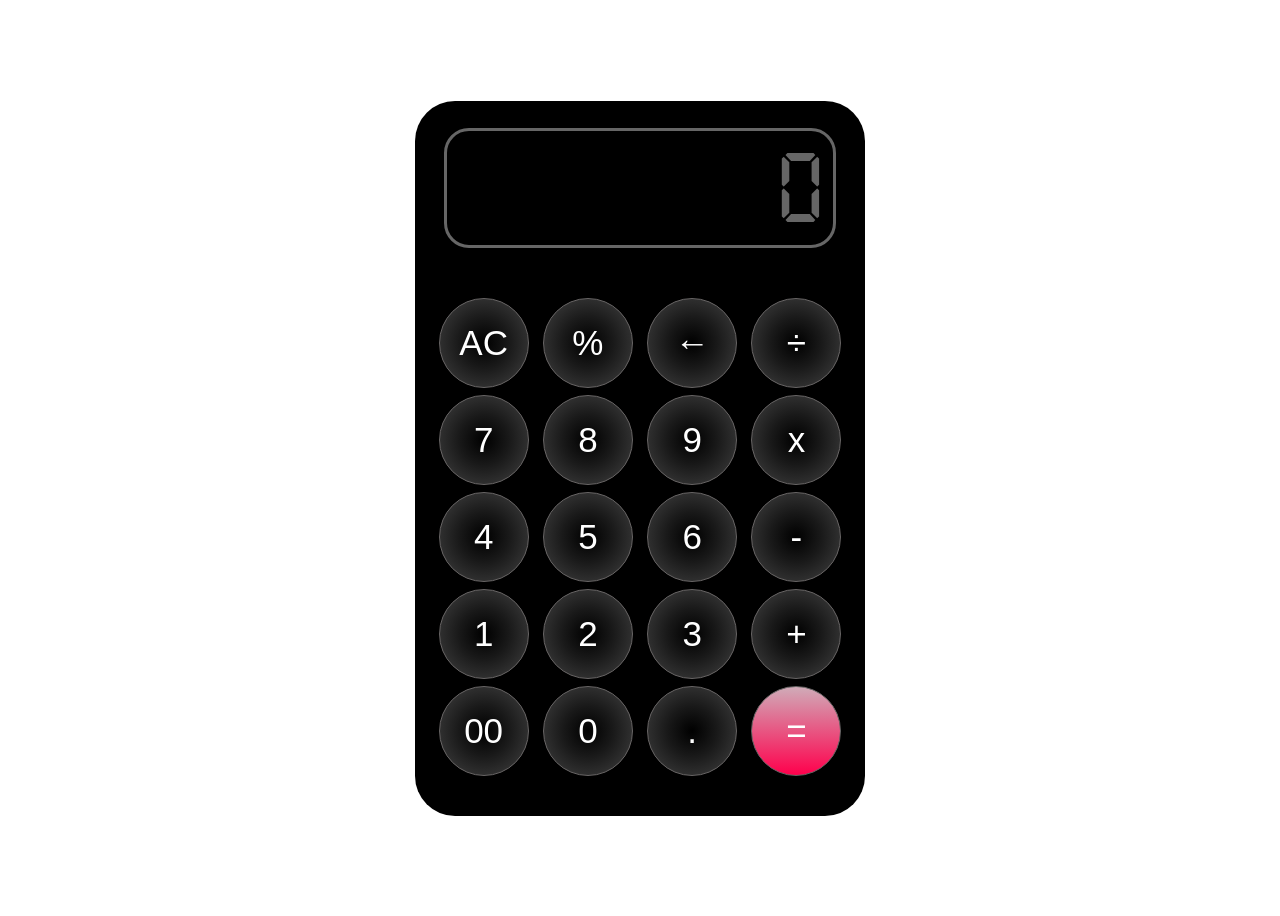
<file: CALCULATOR/index.html>
<!doctype html>
<html>
    <head>
        <title>Calculator</title>
        <link rel="stylesheet" href="style.css">
        <!-- <link rel="preconnect" href="https://fonts.googleapis.com">
        <link rel="preconnect" href="https://fonts.gstatic.com" crossorigin>
        <link href="https://fonts.googleapis.com/css2?family=Orbitron:wght@400;700&display=swap" rel="stylesheet"> -->
    </head>
    <body>
        <div class="box">
            <div id="mini-box">0</div>
           <div class="key">  
            <button id="AC">AC</button>
            <button id="percent">%</button>
            <button id="arrow">&larr;</button>
            <button id="divide">&divide;</button>
            <button id="seven">7</button>
            <button id="eight">8</button>
            <button id="nine">9</button>
            <button id="multiply">x</button>
            <button id="four">4</button>
            <button id="five">5</button>
            <button id="six">6</button>
            <button id="minus">-</button>
            <button id="one">1</button>
            <button id="two">2</button>
            <button id="three">3</button>
            <button id="addition">+</button>
            <button id="zero_zero">00</button>
            <button id="zero">0</button>
            <button id="dot">.</button>
            <button id="equal">=</button>
           
           </div> 
    </div>
    <script src="logic.js"></script>   
    </body>
</html>
</file>
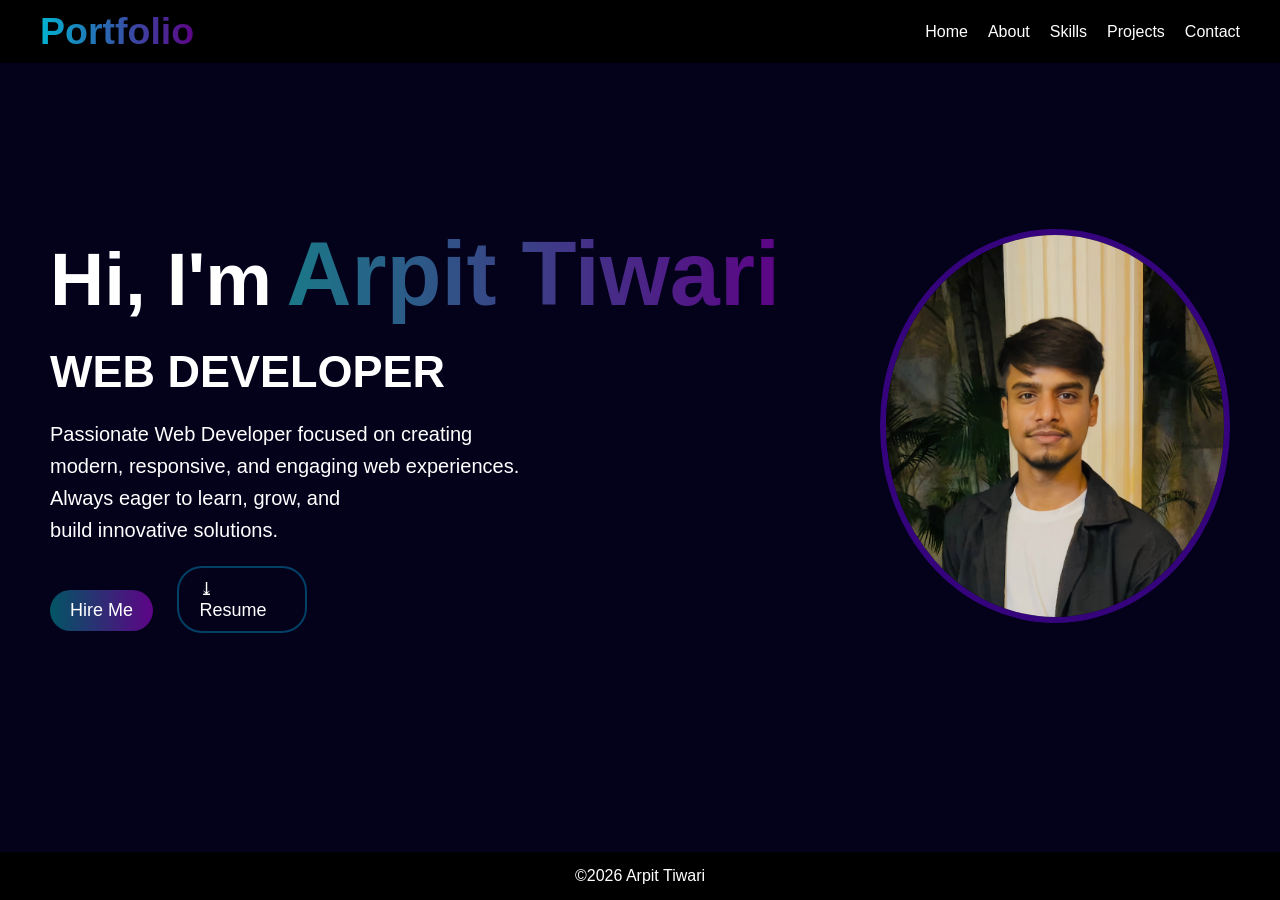
<file: PORTFOLIO/index.html>
<!DOCTYPE html>
<html>
<head>
    <title>My Portfolio</title>
    <link rel="stylesheet" href="design.css">
</head>
<body>

   
    <nav>
        <div class="logo">
            <h2>Portfolio</h2>
        </div>

        <ul>
            <li><a href="#home">Home</a></li>
            <li><a href="about.html">About</a></li>
            <li><a href="skill.html">Skills</a></li>
            <li><a href="project.html">Projects</a></li>
            <li><a href="contact.html">Contact</a></li>
        </ul>
    </nav>

   
    <section id="home" class="home">

        <div class="text">
            <h1 id="hi">Hi, I'm  </h1>
                <h1 id="name"> Arpit Tiwari</h1>

            <h1 class="web">
                WEB DEVELOPER
            </h1>
            <p>
               Passionate Web Developer focused on creating<br>
                modern, responsive, and engaging web experiences.<br>
                Always eager to learn, grow,  and <br>build innovative solutions.

            </p>

            <button onclick="showMessage()" id="butn"> Hire Me </button>
            <div class="download">
    <a href="ARPIT TIWARI RESUME .pdf" download>
                &#10515 Resume
            </a>
       </div>
        </div>
       

        <div class="image">
            <img src="download.jpeg" alt="Image">
        </div>

    </section>

    

 <footer>
        <p>&copy;2026 Arpit Tiwari</p>
    </footer>

    <script src="script.js"></script>

</body>
</html>
</file>
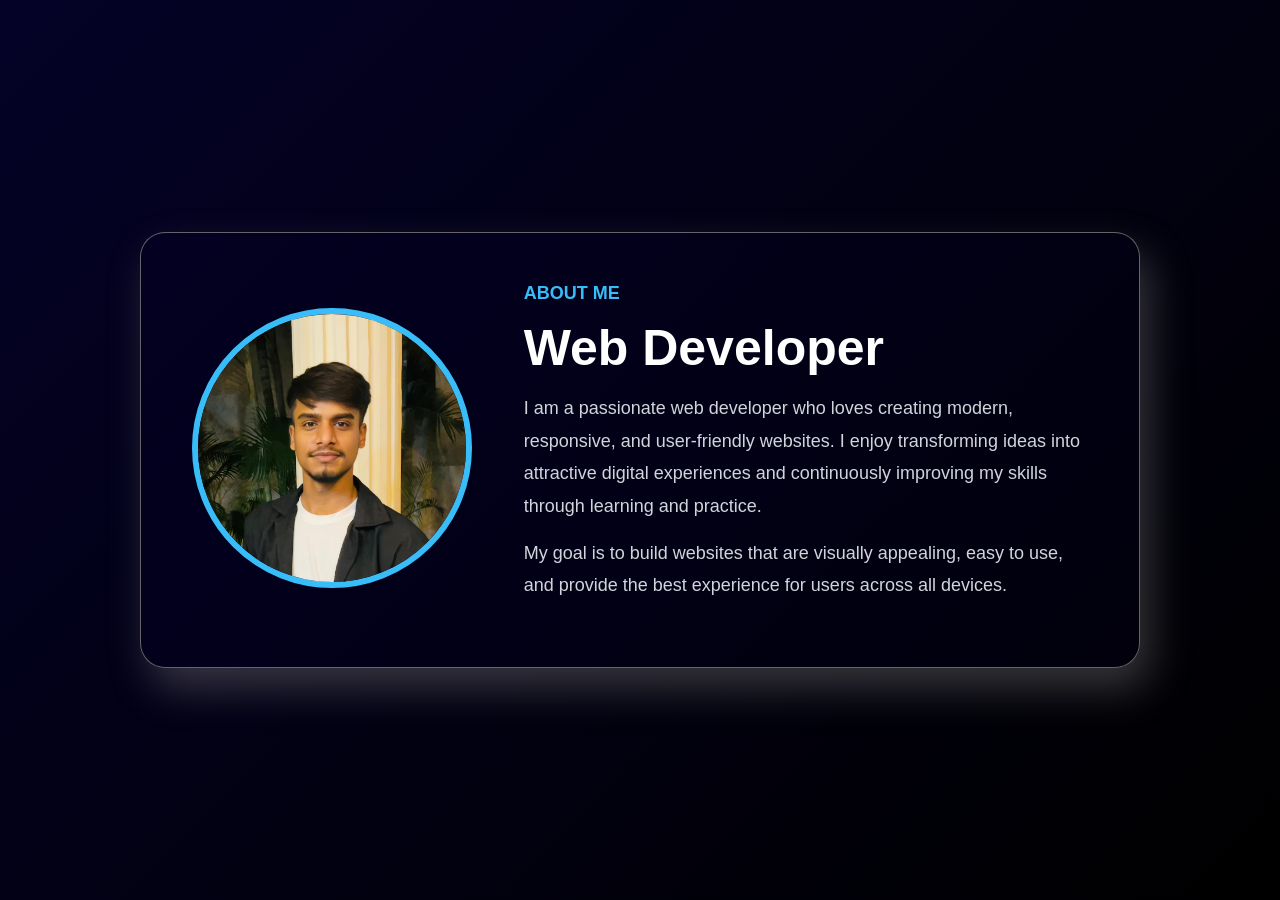
<file: PORTFOLIO/about.html>
<!DOCTYPE html>
<html>
<head>
    <title>About Me</title>
 <link rel="stylesheet" href="about-style.css">
</head>
<body>

    <section class="about-section">
        <div class="about-container">

            <div class="image-box">
                <img src="download.jpeg" >
             </div>

         <div class="content">

                <span class="title">
                    ABOUT ME
                </span>
                <h1>
                    Web Developer
                </h1>
                <p>
                    I am a passionate web developer who loves creating modern,<br>
                 responsive, and user-friendly websites. I enjoy transforming
                    ideas into<br> attractive digital experiences and continuously
                    improving my skills<br> through learning and practice.
                </p>
                  <p>
                    My goal is to build websites that are visually appealing,
                   easy to use,<br> and provide the best experience for users
                    across all devices.
                </p>

            </div>
         </div>
        </section>

</body>
</html>
</file>
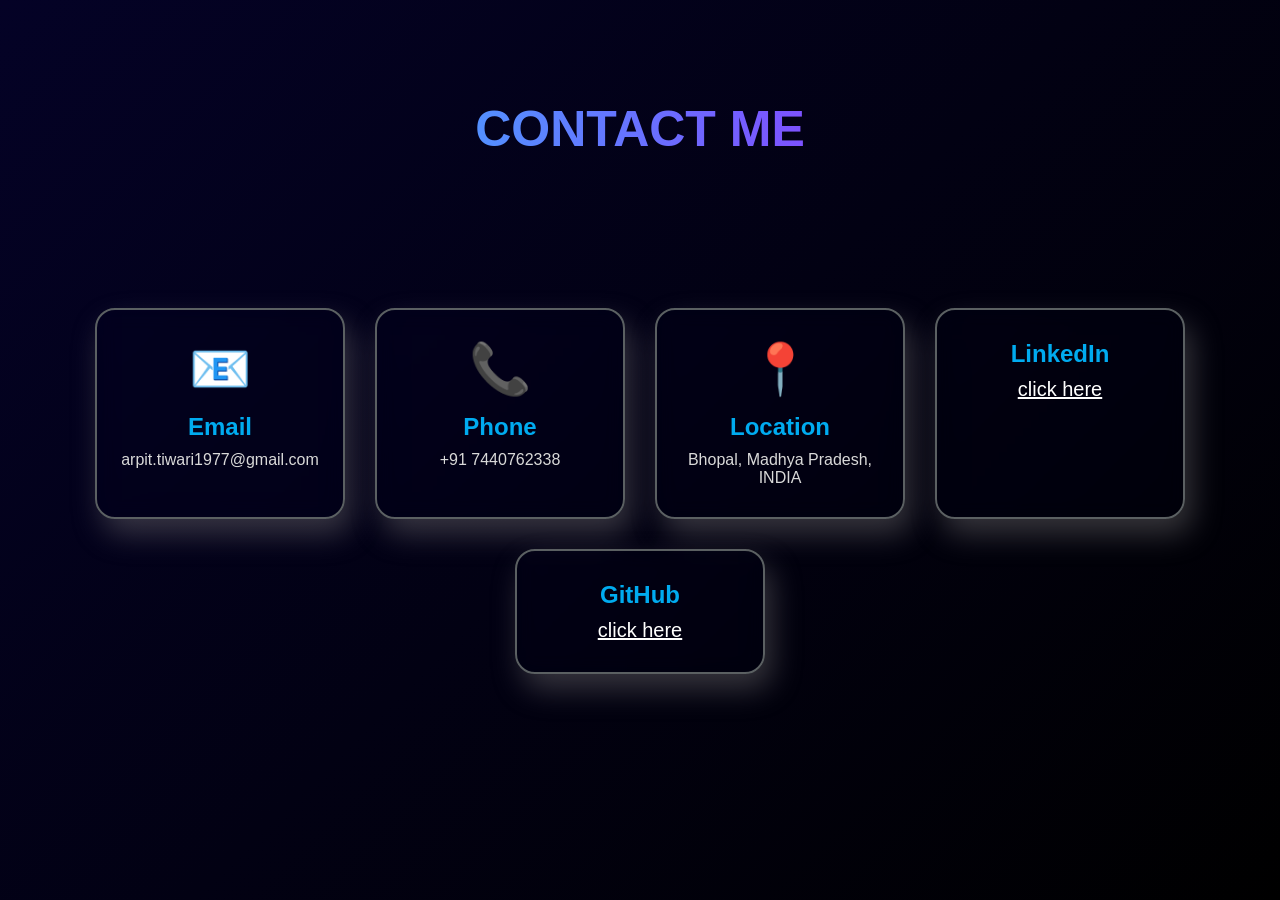
<file: PORTFOLIO/contact.html>
<!DOCTYPE html>
<html>
<head>
    <title>Contact</title>
    <link rel="stylesheet" href="contact_style.css">
</head>
<body>

<section class="contact-section">

    <h1 class="heading">CONTACT ME</h1>

    <div class="contact-container">

        <div class="contact-card">
            <div class="icon">&#128231;</div>
            <h2>Email</h2>
            <p>arpit.tiwari1977@gmail.com</p>
        </div>

        <div class="contact-card">
            <div class="icon">&#128222;</div>
            <h2>Phone</h2>
            <p>+91 7440762338</p>
        </div>

        <div class="contact-card">
            <div class="icon">&#x1F4CD;</div>
            <h2>Location</h2>
            <p>Bhopal, Madhya Pradesh, INDIA</p>
        </div>

        <div class="contact-card">
           <h2 id="lin">LinkedIn</h2>
           <a href="https://www.linkedin.com/in/arpit-tiwari-07789b368">click here</a>
        </div>
        <div class="contact-card">
            <h2>GitHub</h2>
            <a href="https://github.com/ArpitTiwari666">click here</a>
        </div>

    </div>

</section>

</body>
</html>
</file>
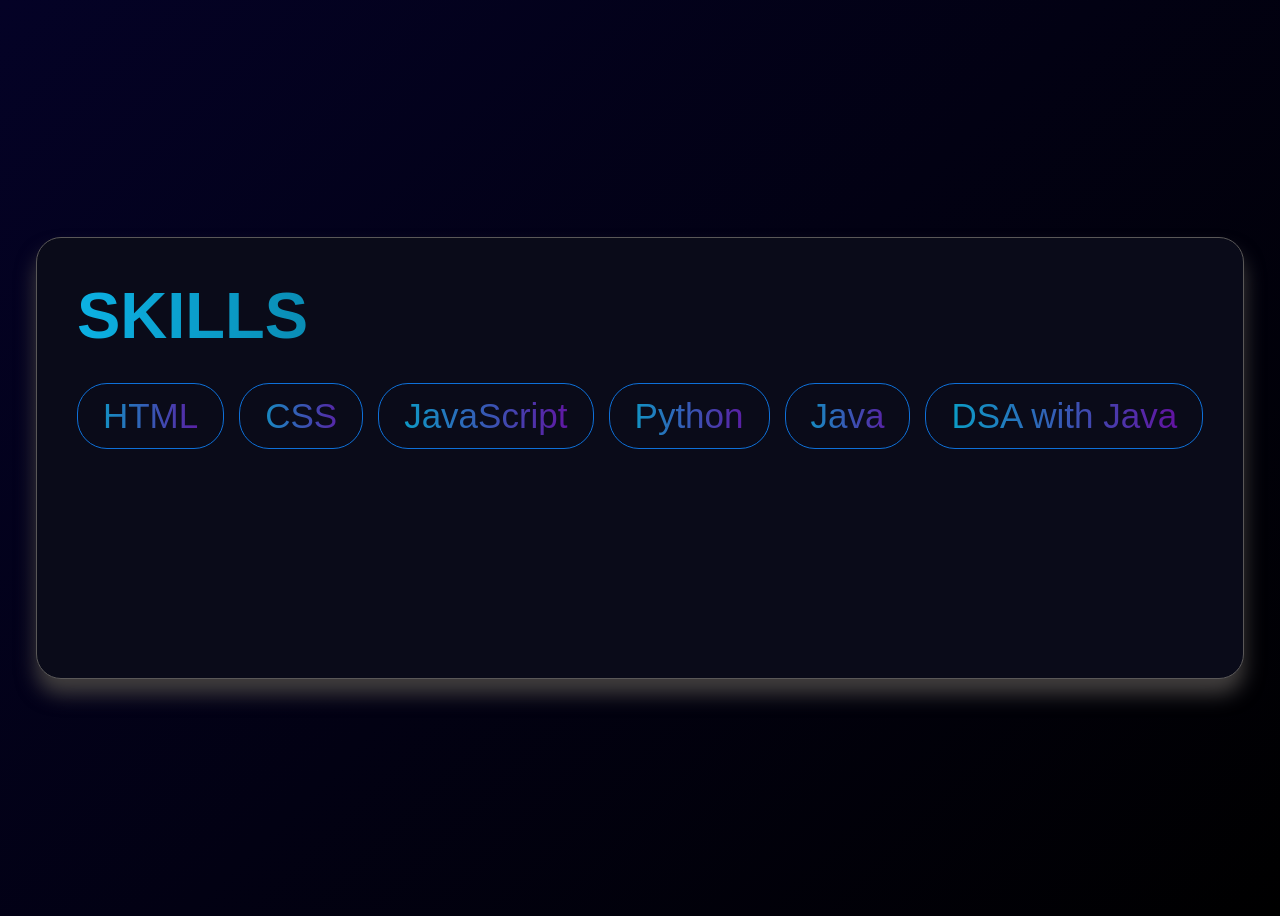
<file: PORTFOLIO/skill.html>
<!DOCTYPE html>
<html>
    <head>
        <title>Skills</title>
        <link rel="stylesheet" href="skill_style.css">
    </head>
    <body>
        
        <div class="contain">
            <div class="head">
            SKILLS
             </div>
           
                
          <div class="skills-grid">
          <div class="skill">HTML</div>
          <div class="skill">CSS</div>
          <div class="skill">JavaScript</div>
          <div class="skill">Python</div>
          <div class="skill">Java</div>
          <div class="skill">DSA with Java</div>

          </div>       
            
        
        
    </body>
</html>
</file>
<file: CALCULATOR/style.css>
body{
    min-height: 100vh;
    display: flex;
    justify-content: center;
    align-items: center;
    
}
@font-face {
    font-family: 'Technology';
    src: url('Technology.ttf') format('truetype');
}
.box{
    background-color: black;
    height: auto;
    padding-bottom: 20px;
    box-sizing: border-box;
    width: 450px;
    max-width: 95vw;
    border-radius: 40px;

}
.key{
  
    padding: 20px;
    margin-top:30px;
    display: grid;
    grid-template-columns: repeat(4,1fr);
    justify-items: center;
    gap: 7px;
    
   
}
.key button {
    width: 100%;
    aspect-ratio: 1;
    max-width: 90px;
    border-radius: 50%;
    border: none;
    font-size: 1.5rem;
    cursor: pointer;
    font-size: 35px;
    color: white;
    border: 1px solid rgb(104, 101, 101);
    background: radial-gradient(circle,#000000 0%,#191919 40%,#323232 75%,#d9d7d7 100%);
}
#equal{
background: linear-gradient(to bottom,rgb(208, 171, 184), rgb(255, 0, 76));

}
.key button:hover{
    transform: scale(1.1);
    transition: 0.3s;
    box-shadow: 0px 0px 25px rgb(254, 246, 232) ;
}

#mini-box{
    
    height: 120px;
    width: 87%;
    border-radius: 25px;
    margin: 6% auto 0;  
    border: 3px solid white;
    opacity: 0.4;
    overflow-x: auto;
    overflow-y: hidden;
    white-space: nowrap;
    scrollbar-width: none;
    font-family: 'Technology', sans-serif;
    /* font-family: 'Orbitron', sans-serif; */
    color: white;
    display: flex;
    justify-content: flex-end; 
    align-items: center;
    padding-right: 10px;
    
    box-sizing: border-box;
    font-size: clamp(40px, 12vw, 100px);
   
    
}
@media (max-width: 500px) {
    .box{
        width: 95vw;
        height: auto;
        padding-bottom: 20px;
    }

    .key button{
        width: 100%;
        aspect-ratio: 1;
        font-size: 28px;
    }

    #mini-box{
        font-size: 60px;
    }
}
</file>
<file: PORTFOLIO/design.css>
*{
    margin:0;
    padding:0;
    box-sizing:border-box;
    font-family:Arial;
    
}

body{
     background:#04011b;
   
}

nav{
    background:#000000;
    color:white;
    display:flex;
    justify-content:space-between;
    align-items:center;
    padding:10px 40px;
}
nav .logo{
    background: linear-gradient(to right, #03b2d0, #5d0486);
    background-clip: text;
    -webkit-background-clip: text;
    color: transparent;
    -webkit-text-fill-color: transparent;
    font-size:25px;

}
.home .text #name{
    font-size: 90px;
    margin-left: 10px;
    display: inline-block;
}
.home .text #hi{
    font-size: 75px;
    display: inline-block;}

.home .text #name{
    background: linear-gradient(to right, #1b7888, #5d0486);
    background-clip: text;
    -webkit-background-clip: text;
    color: transparent;
    -webkit-text-fill-color: transparent;

}
.home .text .web{
    font-size: 45px;
    margin-top: 20px;
}
.home .text p{
    font-size: 20px;
     margin-top:20px ;
     line-height: 1.6;
}
nav ul{
    display:flex;
    list-style:none;
}

nav ul li{
    margin-left:20px;
}

nav ul li a{
    color:white;
    text-decoration:none;
}
nav ul li a:hover{
    color:#03b2d0;
}

.home{
   
    color:white;
    display:flex;
    justify-content:space-around;
    align-items:center;
      margin-top:160px;
  
}

.home img{
    
    width:350px;
    opacity: 0.9;
    border-radius: 50%;
     border-radius:50%;
    object-fit:cover;
    border:6px solid #3b0588;
}

button{
    margin-top:20px;
    padding:10px 20px;
    background: linear-gradient(to right, #025564, #5d0486);
    color:white;
    border:none;
    cursor:pointer;
    border-radius: 25px;
    font-size: 18px;
}
button:hover,
.download:hover{
    transform:scale(1.2);
    transition:0.3s;
}

footer{
    background:rgb(0, 0, 0);
    color:white;
    text-align:center;
    padding:15px;
    position: fixed;
    bottom: 0;
    width: 100%;
}

.download{
    margin-top: 20px;
    padding: 10px 20px;
    width: 130px;
    color: white;
    background: transparent;
    border: 2px solid #034066;
    border-radius: 25px;
}
.download a{
    color: white;
    text-decoration: none;
    font-size: 18px;
    
}
.home .text #butn{
    display: inline-block;
}
.home .text .download{
    display: inline-block;
    margin-left: 20px;
}
</file>
<file: PORTFOLIO/about-style.css>
*{
    margin:0;
    padding:0;
    box-sizing:border-box;
    font-family:Arial, sans-serif;
}

body{
    background: linear-gradient(135deg,#040226,#000000);
}

.about-section{
    min-height:100vh;
    display:flex;
    justify-content:center;
    align-items:center;
    padding:40px;
}

.about-container{
    max-width:1000px;
    width:100%;
    background:rgba(13, 9, 74, 0.08);
   
    border:1px solid rgba(133, 128, 128, 0.769);
    border-radius:25px;
    padding:50px;
    display:flex;
    align-items:center;
    gap:50px;
    box-shadow:10px 20px 40px rgba(130, 127, 127, 0.407);
}

.image-box{
    flex:1;
    text-align:center;
}


.image-box img{
    width:280px;
    height:280px;
    border-radius:50%;
    object-fit:cover;
    border:6px solid #38bdf8;
}

.content{
    flex:2;
    color:white;
}

.title{
    color:#38bdf8;
    font-size:18px;
    font-weight:bold;
}

.content h1{
    font-size:50px;
    margin:15px 0;
}

.content p{
    font-size:18px;
    line-height:1.8;
    color:#d1d5db;
    margin-bottom:15px;
}
</file>
<file: PORTFOLIO/contact_style.css>
*{
    margin:0;
    padding:0;
    box-sizing:border-box;
    font-family:Arial, sans-serif;
}

body{
    background: linear-gradient(135deg,#040226,#000000);
    height: 100vh;
    display:flex;
    justify-content:center;
    
}

.contact-section{
    width:90%;
    text-align:center;
}

.heading{
    color:white;
    font-size:50px;
    margin-top: 100px;
    background: linear-gradient(to right, #20deff, #b004ff);
    background-clip: text;
    -webkit-background-clip: text;
    color: transparent;
    -webkit-text-fill-color: transparent;
}

.contact-container{
    display:flex;
    justify-content:center;
    flex-wrap:wrap;
    gap:30px;
    margin-top: 150px;
}

.contact-card{
    width:250px;
    padding:30px 20px;
    background:rgba(7, 6, 48, 0.08);
    backdrop-filter:blur(10px);
    border:2px solid #5b6062;
    box-shadow:7px 15px 30px rgba(130, 127, 127, 0.407);
    border-radius:20px;
    color:white;
    transition:0.4s;
    cursor:pointer;
}

.contact-card:hover{
    transform:translateY(-10px);
    box-shadow:0 0 25px #00abf0;
}
.contact-card a{
   color: white;
   font-size: 20px;

   
}

.contact-card a:hover{
   color: rgb(149, 6, 149);
   
}

.icon{
    font-size:50px;
    margin-bottom:15px;
}

.contact-card h2{
    margin-bottom:10px;
    color:#00abf0;
}


.contact-card p{
    color:#d9d9d9;
}
</file>
<file: PORTFOLIO/skill_style.css>
body{

   background: linear-gradient(135deg,#040226,#000000);
    height: 100vh;
    align-content: center;
    display: flex;
    justify-content: center;
    align-items: center;

   
    font-family: Arial;
    
}

.head{
    font-size:65px;
    background: linear-gradient(to right, #0cb1e3, #000000);
    background-clip: text;
    -webkit-background-clip: text;
    color: transparent;
    -webkit-text-fill-color: transparent;
    font-weight: bold;    
    
}

    

.contain{
   
    border: 1px solid rgb(90, 88, 88);
    border-radius:25px ;
    padding: 40px 40px;
    box-shadow: 0px 15px 20px rgb(65, 62, 62);
     height: 40%;
     background-color: rgb(10, 11, 25);
}
.skills-grid{
    display: flex;
    flex-wrap: wrap;
    gap: 15px;
    margin-top: 30px;
}

.skill{
    background: rgba(14,112,216,0.15);
    background: linear-gradient(to right, #02adcb, #6c039d);
    background-clip: text;
    -webkit-background-clip: text;
    color: transparent;
    -webkit-text-fill-color: transparent;
    border: 1px solid rgb(14,112,216);
    padding: 12px 25px;
    border-radius: 30px;
    font-size: 35px;
    transition: 0.3s;
}

.skill:hover{
    background: linear-gradient(to right, #f20665, #710698);
    background-clip: text;
    -webkit-background-clip: text;
    color: transparent;
    -webkit-text-fill-color: transparent;
    transform: translateY(-5px);
}
</file>
